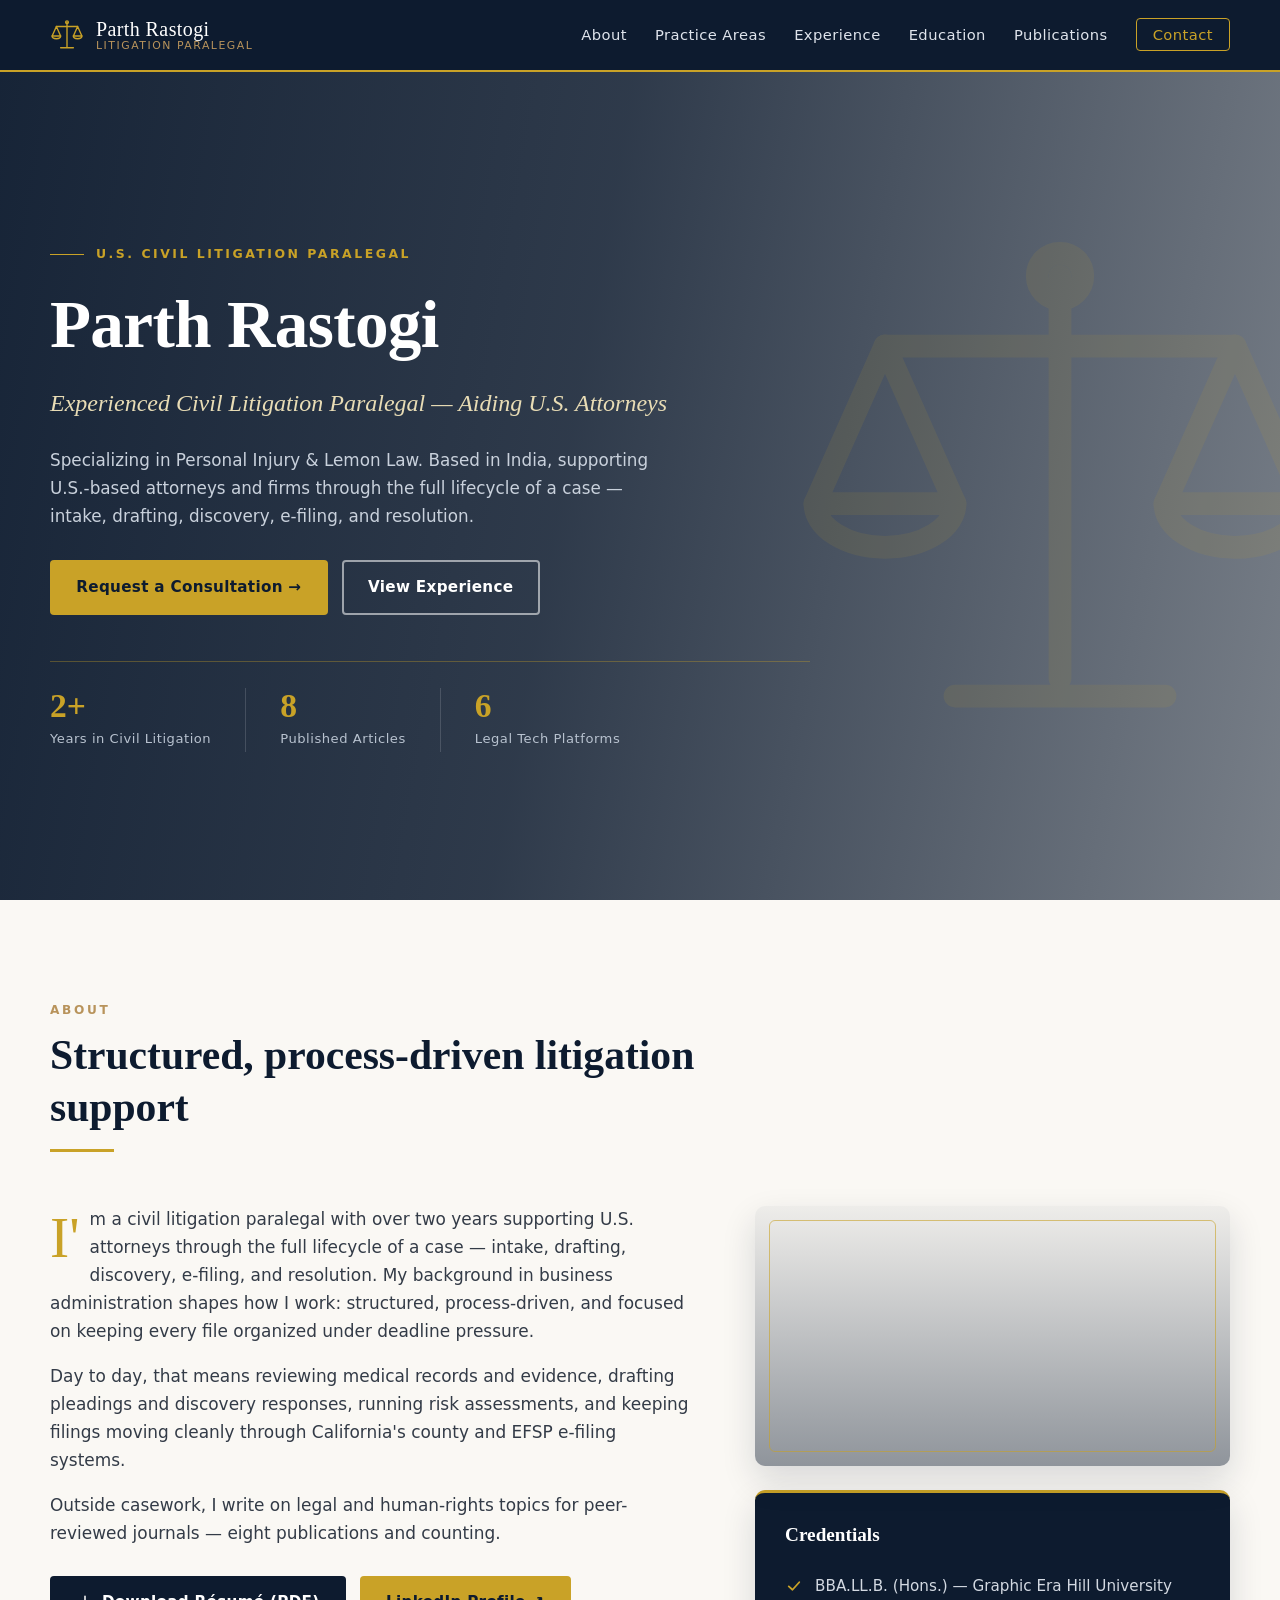
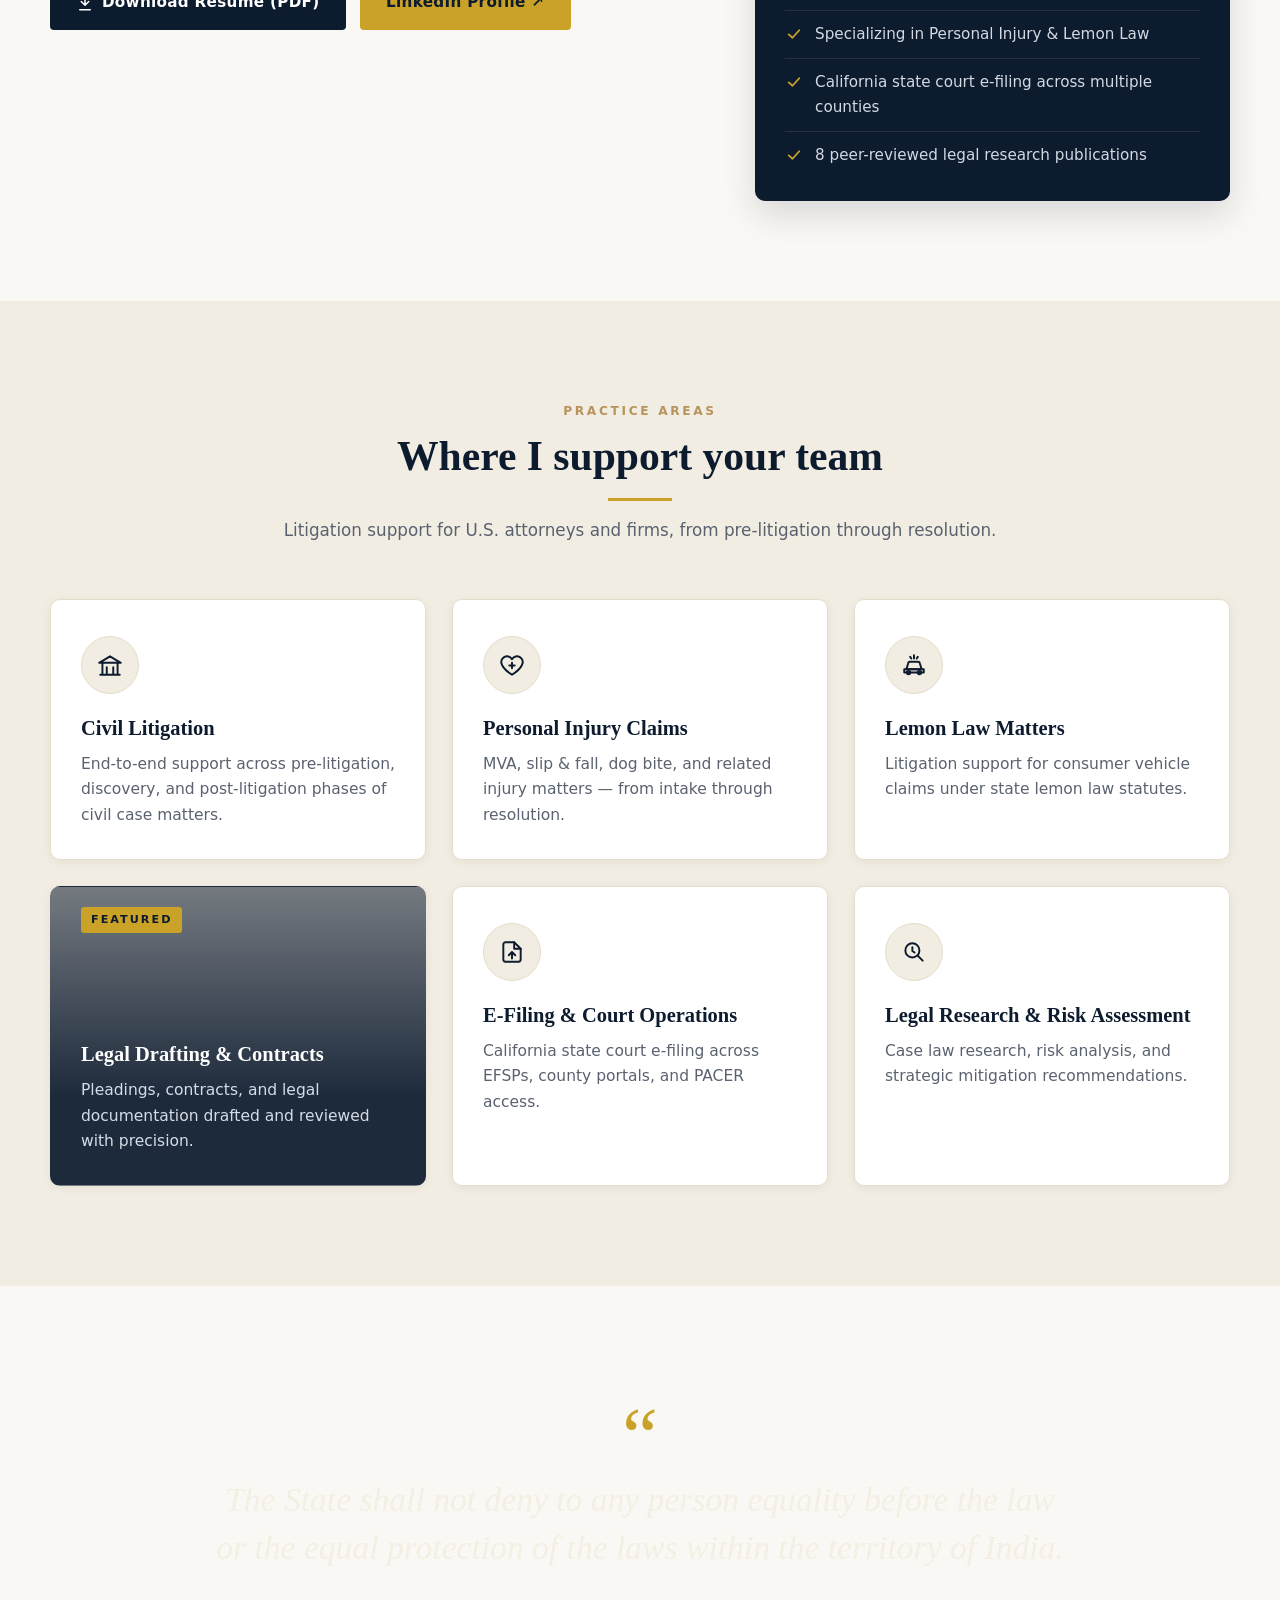
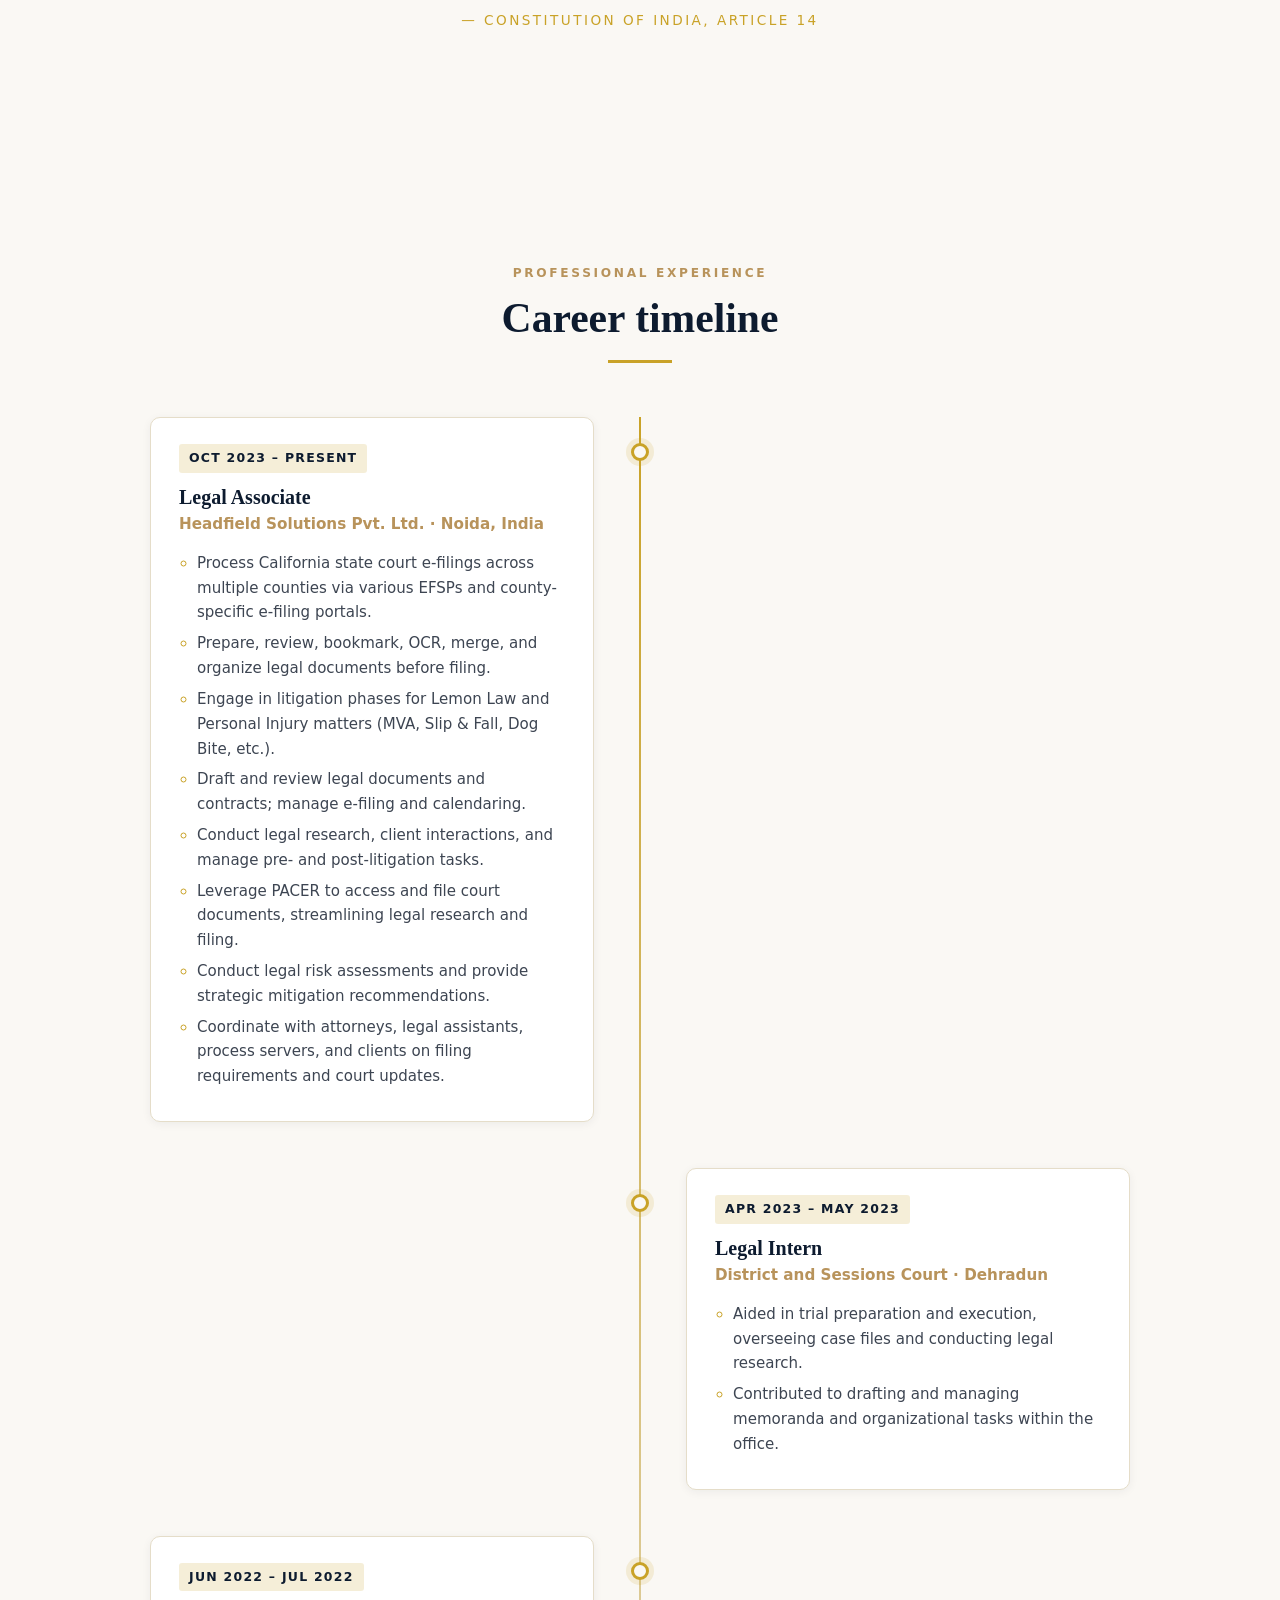
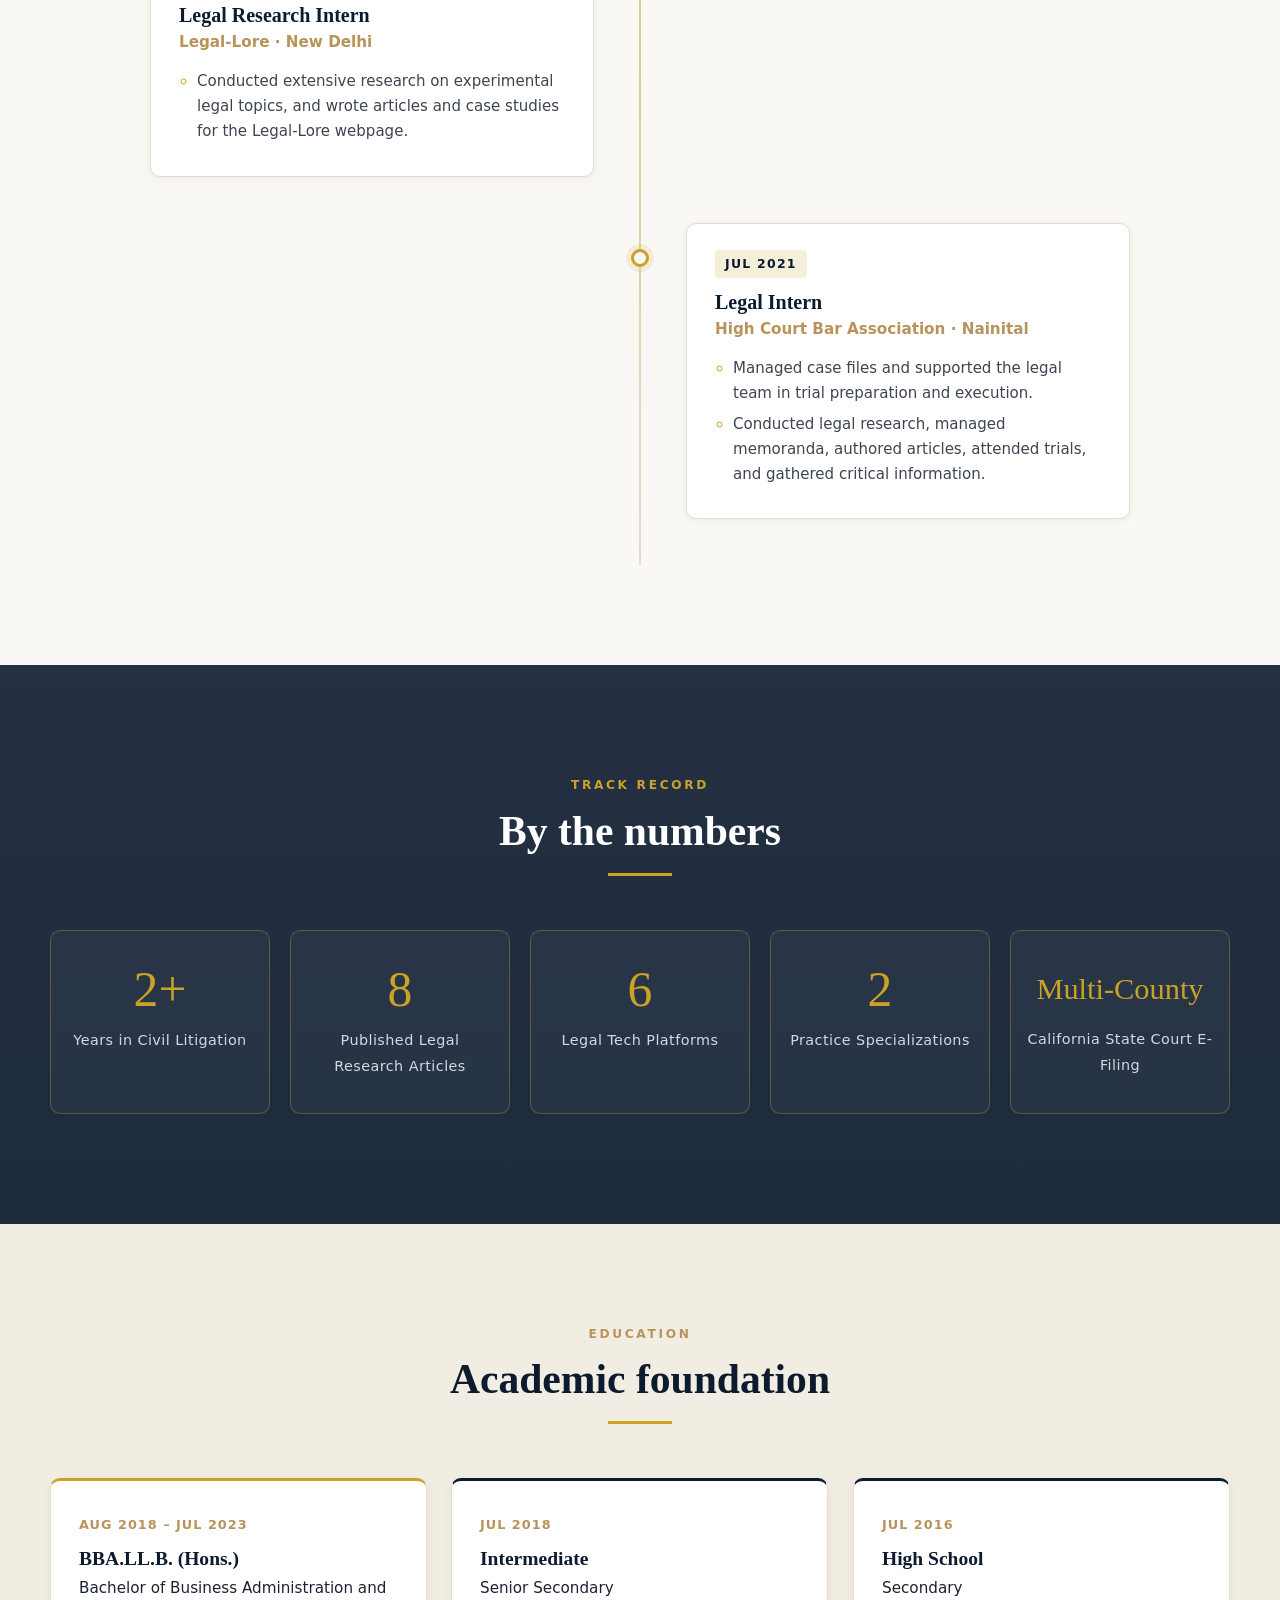
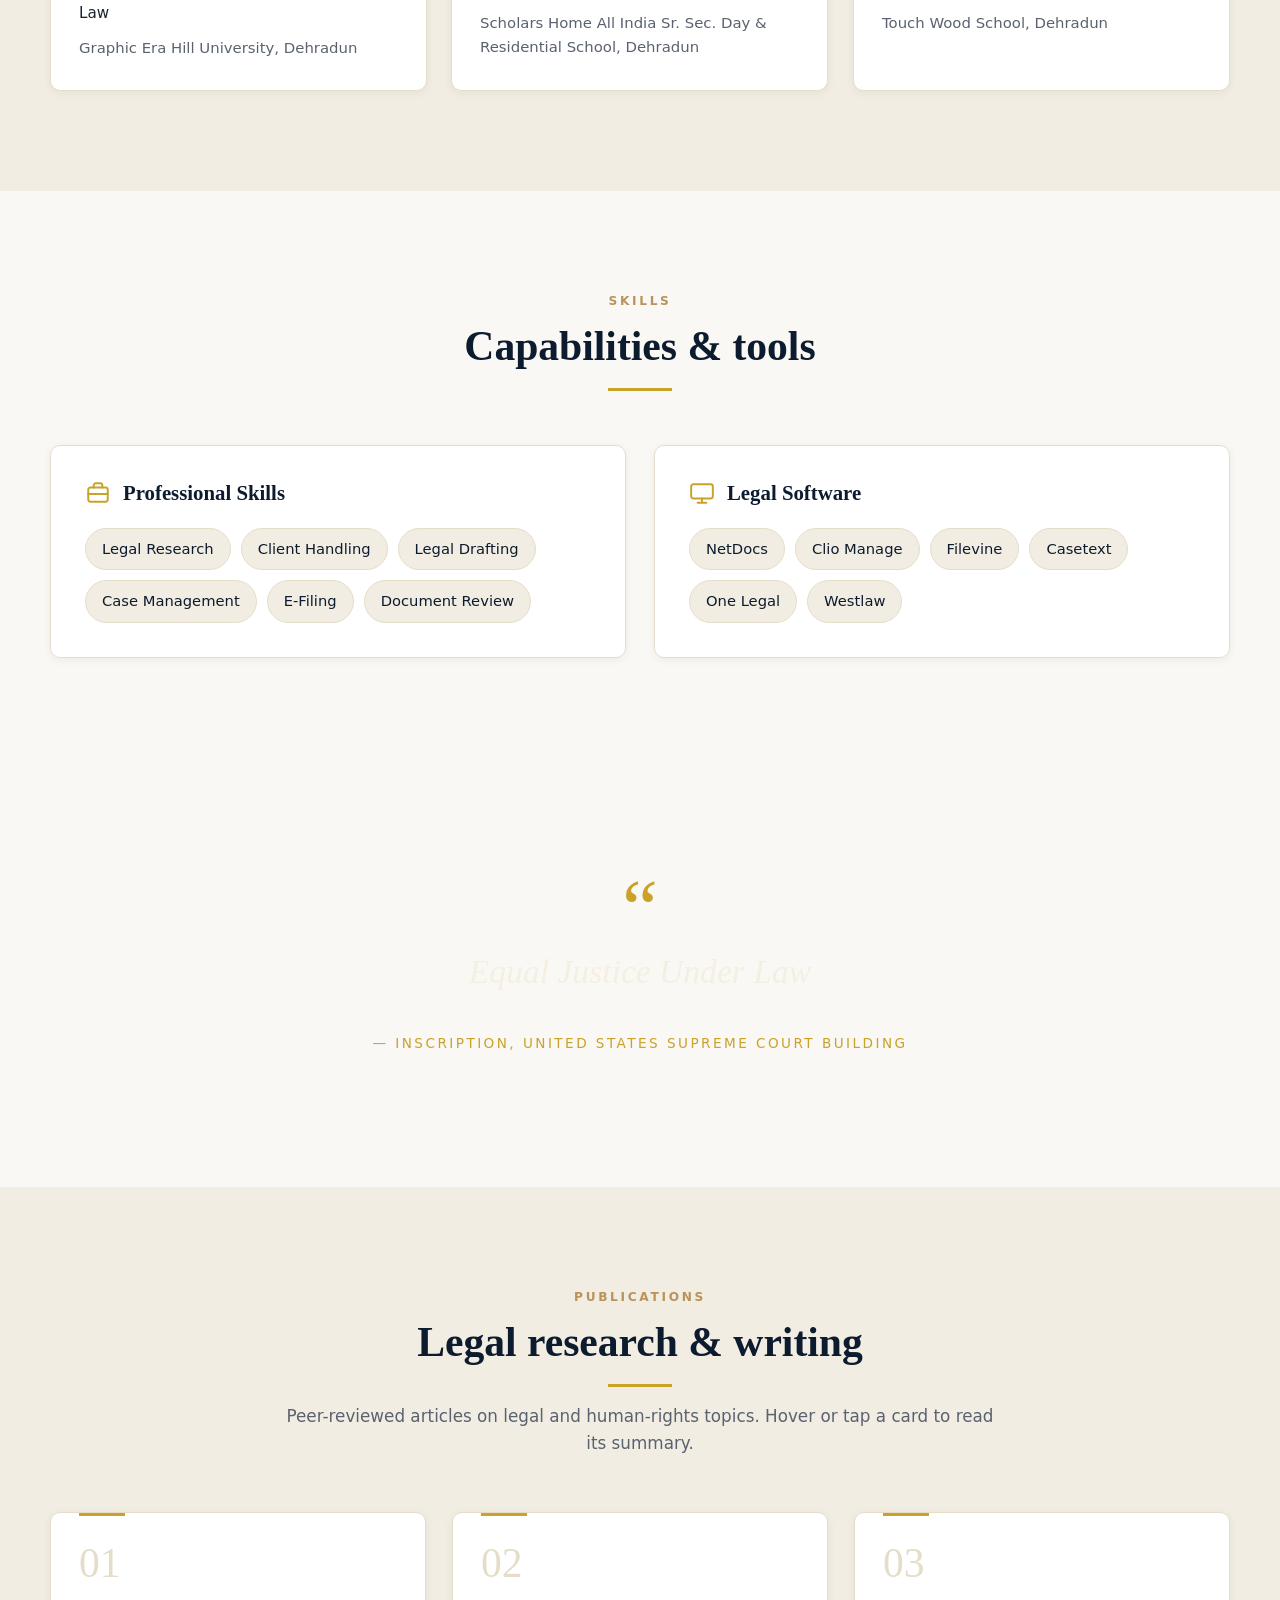
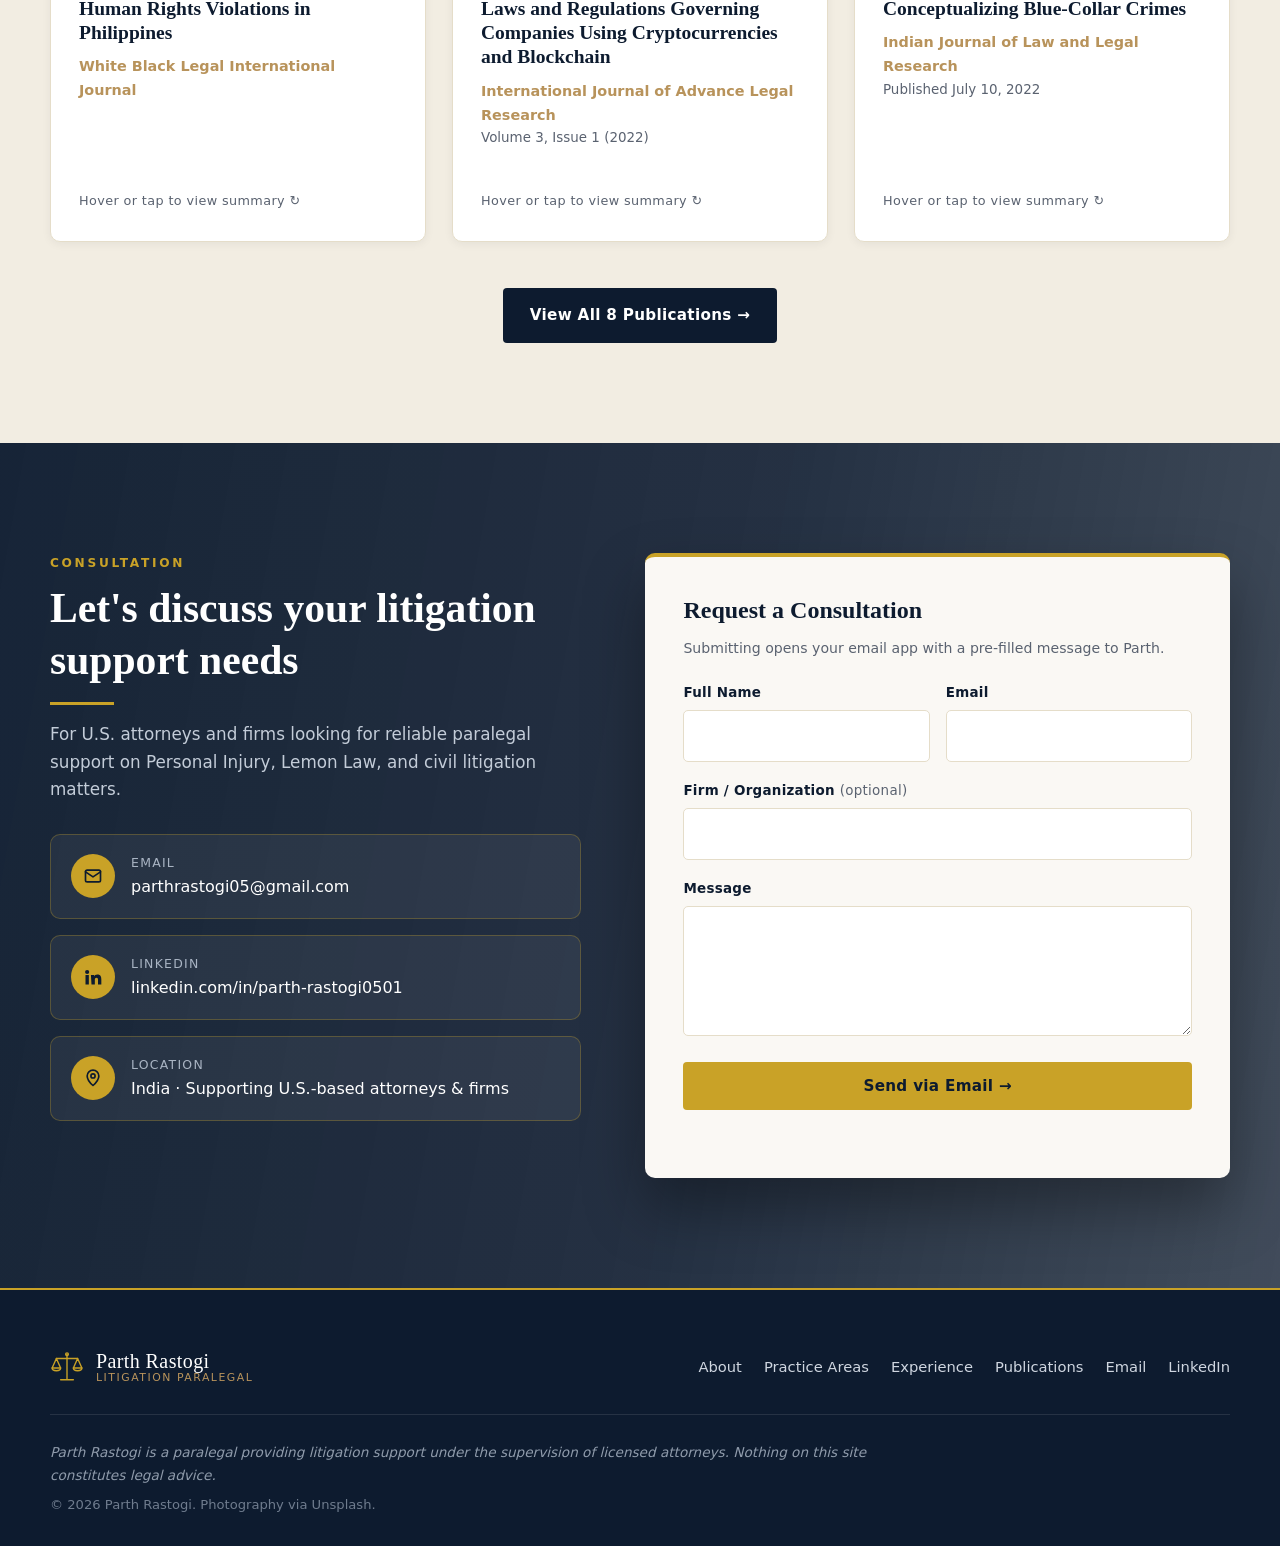
<file: index.html>
<!DOCTYPE html>
<html lang="en">
<head>
  <meta charset="UTF-8">
  <meta name="viewport" content="width=device-width, initial-scale=1">
  <title>Parth Rastogi — U.S. Civil Litigation Paralegal</title>
  <meta name="description" content="Parth Rastogi — civil litigation paralegal supporting U.S. attorneys in Personal Injury and Lemon Law matters: drafting, discovery, California e-filing, and legal research.">
  <meta name="theme-color" content="#0d1b2f">
  <meta property="og:title" content="Parth Rastogi — U.S. Civil Litigation Paralegal">
  <meta property="og:description" content="Litigation support for U.S. attorneys — Personal Injury & Lemon Law.">
  <link rel="icon" href="data:image/svg+xml,%3Csvg xmlns='http://www.w3.org/2000/svg' viewBox='0 0 64 64'%3E%3Crect width='64' height='64' rx='12' fill='%230d1b2f'/%3E%3Cg fill='none' stroke='%23c9a227' stroke-width='3' stroke-linecap='round' stroke-linejoin='round'%3E%3Cpath d='M32 12v40M20 52h24M14 20h36M14 20l-7 16h14zM50 20l-7 16h14z'/%3E%3C/g%3E%3C/svg%3E">
  <link rel="preconnect" href="https://images.unsplash.com">
  <link rel="stylesheet" href="style.css">
</head>
<body>
  <a class="skip-link" href="#main">Skip to content</a>

  <!-- Reusable SVG symbols -->
  <svg width="0" height="0" style="position:absolute" aria-hidden="true">
    <symbol id="i-scales" viewBox="0 0 64 64"><g fill="none" stroke="currentColor" stroke-width="2.6" stroke-linecap="round" stroke-linejoin="round"><path d="M32 8v46"/><circle cx="32" cy="8" r="2.6"/><path d="M20 56h24"/><path d="M12 16h40"/><path d="M12 16 4 34h16z"/><path d="M4 34a8 5 0 0 0 16 0"/><path d="M52 16l-8 18h16z"/><path d="M44 34a8 5 0 0 0 16 0"/></g></symbol>
    <symbol id="i-check" viewBox="0 0 24 24"><path fill="none" stroke="currentColor" stroke-width="2.4" stroke-linecap="round" stroke-linejoin="round" d="M5 12.5 10 17 19 7"/></symbol>
  </svg>

  <header class="navbar">
    <div class="container nav-inner">
      <a href="index.html" class="logo" aria-label="Parth Rastogi — home">
        <svg aria-hidden="true"><use href="#i-scales"/></svg>
        <span class="logo-text">Parth Rastogi<small>Litigation Paralegal</small></span>
      </a>
      <button class="nav-toggle" aria-label="Open menu" aria-expanded="false" aria-controls="nav-links"><span></span><span></span><span></span></button>
      <ul class="nav-links" id="nav-links">
        <li><a href="#about">About</a></li>
        <li><a href="#practice">Practice Areas</a></li>
        <li><a href="#experience">Experience</a></li>
        <li><a href="#education">Education</a></li>
        <li><a href="#publications">Publications</a></li>
        <li><a href="#contact" class="nav-cta">Contact</a></li>
      </ul>
    </div>
  </header>
  <div class="nav-backdrop"></div>

  <main id="main">
    <!-- HERO -->
    <section class="hero parallax-bg" id="home">
      <svg class="hero-watermark" aria-hidden="true"><use href="#i-scales"/></svg>
      <div class="container">
        <div class="hero-content hero-enter">
          <span class="eyebrow">U.S. Civil Litigation Paralegal</span>
          <h1>Parth Rastogi</h1>
          <p class="hero-title">Experienced Civil Litigation Paralegal — Aiding U.S. Attorneys</p>
          <p class="hero-sub">Specializing in Personal Injury &amp; Lemon Law. Based in India, supporting U.S.-based attorneys and firms through the full lifecycle of a case — intake, drafting, discovery, e-filing, and resolution.</p>
          <div class="hero-actions">
            <a href="#contact" class="btn btn-gold">Request a Consultation →</a>
            <a href="#experience" class="btn btn-outline">View Experience</a>
          </div>
          <div class="hero-stats">
            <div class="hero-stat"><strong>2+</strong><span>Years in Civil Litigation</span></div>
            <div class="hero-stat"><strong>8</strong><span>Published Articles</span></div>
            <div class="hero-stat"><strong>6</strong><span>Legal Tech Platforms</span></div>
          </div>
        </div>
      </div>
    </section>

    <!-- ABOUT -->
    <section class="section" id="about">
      <div class="container">
        <div class="section-head reveal-up">
          <span class="section-label">About</span>
          <h2 class="section-title">Structured, process-driven litigation support</h2>
        </div>
        <div class="about-grid">
          <div class="about-text reveal-up">
            <p>I'm a civil litigation paralegal with over two years supporting U.S. attorneys through the full lifecycle of a case — intake, drafting, discovery, e-filing, and resolution. My background in business administration shapes how I work: structured, process-driven, and focused on keeping every file organized under deadline pressure.</p>
            <p>Day to day, that means reviewing medical records and evidence, drafting pleadings and discovery responses, running risk assessments, and keeping filings moving cleanly through California's county and EFSP e-filing systems.</p>
            <p>Outside casework, I write on legal and human-rights topics for peer-reviewed journals — eight publications and counting.</p>
            <div class="about-actions">
              <a href="Parth_Rastogi_Resume.pdf" class="btn btn-navy" download>
                <svg width="18" height="18" viewBox="0 0 24 24" fill="none" stroke="currentColor" stroke-width="2" stroke-linecap="round" stroke-linejoin="round" aria-hidden="true"><path d="M12 3v12M7 10l5 5 5-5M5 21h14"/></svg>
                Download Résumé (PDF)
              </a>
              <a href="https://www.linkedin.com/in/parth-rastogi0501/" target="_blank" rel="noopener" class="btn btn-gold">LinkedIn Profile ↗</a>
            </div>
          </div>
          <aside class="about-aside reveal-up">
            <div class="about-photo" role="img" aria-label="Law books on a library shelf"></div>
            <div class="cred-card">
              <h3>Credentials</h3>
              <ul class="cred-list">
                <li><svg><use href="#i-check"/></svg>BBA.LL.B. (Hons.) — Graphic Era Hill University</li>
                <li><svg><use href="#i-check"/></svg>Specializing in Personal Injury &amp; Lemon Law</li>
                <li><svg><use href="#i-check"/></svg>California state court e-filing across multiple counties</li>
                <li><svg><use href="#i-check"/></svg>8 peer-reviewed legal research publications</li>
              </ul>
            </div>
          </aside>
        </div>
      </div>
    </section>

    <!-- PRACTICE AREAS -->
    <section class="section tinted" id="practice">
      <div class="container">
        <div class="section-head center reveal-up">
          <span class="section-label">Practice Areas</span>
          <h2 class="section-title">Where I support your team</h2>
          <p class="section-intro">Litigation support for U.S. attorneys and firms, from pre-litigation through resolution.</p>
        </div>
        <div class="practice-grid" data-stagger>
          <article class="practice-card">
            <div class="practice-icon"><svg viewBox="0 0 24 24" fill="none" stroke="currentColor" stroke-width="1.8" stroke-linecap="round" stroke-linejoin="round"><path d="M3 21h18M5 21V10M19 21V10M9 21v-7M15 21v-7M2 10l10-6 10 6z"/></svg></div>
            <h3>Civil Litigation</h3>
            <p>End-to-end support across pre-litigation, discovery, and post-litigation phases of civil case matters.</p>
          </article>
          <article class="practice-card">
            <div class="practice-icon"><svg viewBox="0 0 24 24" fill="none" stroke="currentColor" stroke-width="1.8" stroke-linecap="round" stroke-linejoin="round"><path d="M12 21s-7-4.4-9.2-9A5.2 5.2 0 0 1 12 6.6 5.2 5.2 0 0 1 21.2 12C19 16.6 12 21 12 21z"/><path d="M12 10v5M9.5 12.5h5"/></svg></div>
            <h3>Personal Injury Claims</h3>
            <p>MVA, slip &amp; fall, dog bite, and related injury matters — from intake through resolution.</p>
          </article>
          <article class="practice-card">
            <div class="practice-icon"><svg viewBox="0 0 24 24" fill="none" stroke="currentColor" stroke-width="1.8" stroke-linecap="round" stroke-linejoin="round"><path d="M5 16h14l-1.5-5.2A2 2 0 0 0 15.6 9H8.4a2 2 0 0 0-1.9 1.8z"/><path d="M3 16h18v3H3z"/><circle cx="7" cy="19" r="1.6"/><circle cx="17" cy="19" r="1.6"/><path d="M12 3v3M8.5 4.5l1 1.5M15.5 4.5l-1 1.5"/></svg></div>
            <h3>Lemon Law Matters</h3>
            <p>Litigation support for consumer vehicle claims under state lemon law statutes.</p>
          </article>
          <article class="practice-card featured">
            <span class="badge">Featured</span>
            <h3>Legal Drafting &amp; Contracts</h3>
            <p>Pleadings, contracts, and legal documentation drafted and reviewed with precision.</p>
          </article>
          <article class="practice-card">
            <div class="practice-icon"><svg viewBox="0 0 24 24" fill="none" stroke="currentColor" stroke-width="1.8" stroke-linecap="round" stroke-linejoin="round"><path d="M14 3H6a2 2 0 0 0-2 2v14a2 2 0 0 0 2 2h12a2 2 0 0 0 2-2V9z"/><path d="M14 3v6h6"/><path d="M12 18v-6M9 15l3-3 3 3"/></svg></div>
            <h3>E-Filing &amp; Court Operations</h3>
            <p>California state court e-filing across EFSPs, county portals, and PACER access.</p>
          </article>
          <article class="practice-card">
            <div class="practice-icon"><svg viewBox="0 0 24 24" fill="none" stroke="currentColor" stroke-width="1.8" stroke-linecap="round" stroke-linejoin="round"><circle cx="10.5" cy="10.5" r="6.5"/><path d="m20 20-4.5-4.5"/><path d="M10.5 7.5v3.5l2 1.5"/></svg></div>
            <h3>Legal Research &amp; Risk Assessment</h3>
            <p>Case law research, risk analysis, and strategic mitigation recommendations.</p>
          </article>
        </div>
      </div>
    </section>

    <!-- QUOTE 1 -->
    <section class="quote-banner justice parallax-bg" aria-label="Quotation">
      <div class="container reveal-up">
        <blockquote>
          <span class="qmark" aria-hidden="true">“</span>
          <p>The State shall not deny to any person equality before the law or the equal protection of the laws within the territory of India.</p>
          <cite>— Constitution of India, Article 14</cite>
        </blockquote>
      </div>
    </section>

    <!-- EXPERIENCE -->
    <section class="section" id="experience">
      <div class="container">
        <div class="section-head center reveal-up">
          <span class="section-label">Professional Experience</span>
          <h2 class="section-title">Career timeline</h2>
        </div>
        <ol class="timeline" data-stagger>
          <li class="tl-item">
            <div class="tl-card">
              <span class="tl-date">Oct 2023 – Present</span>
              <h3>Legal Associate</h3>
              <div class="tl-org">Headfield Solutions Pvt. Ltd. · Noida, India</div>
              <ul>
                <li>Process California state court e-filings across multiple counties via various EFSPs and county-specific e-filing portals.</li>
                <li>Prepare, review, bookmark, OCR, merge, and organize legal documents before filing.</li>
                <li>Engage in litigation phases for Lemon Law and Personal Injury matters (MVA, Slip &amp; Fall, Dog Bite, etc.).</li>
                <li>Draft and review legal documents and contracts; manage e-filing and calendaring.</li>
                <li>Conduct legal research, client interactions, and manage pre- and post-litigation tasks.</li>
                <li>Leverage PACER to access and file court documents, streamlining legal research and filing.</li>
                <li>Conduct legal risk assessments and provide strategic mitigation recommendations.</li>
                <li>Coordinate with attorneys, legal assistants, process servers, and clients on filing requirements and court updates.</li>
              </ul>
            </div>
          </li>
          <li class="tl-item">
            <div class="tl-card">
              <span class="tl-date">Apr 2023 – May 2023</span>
              <h3>Legal Intern</h3>
              <div class="tl-org">District and Sessions Court · Dehradun</div>
              <ul>
                <li>Aided in trial preparation and execution, overseeing case files and conducting legal research.</li>
                <li>Contributed to drafting and managing memoranda and organizational tasks within the office.</li>
              </ul>
            </div>
          </li>
          <li class="tl-item">
            <div class="tl-card">
              <span class="tl-date">Jun 2022 – Jul 2022</span>
              <h3>Legal Research Intern</h3>
              <div class="tl-org">Legal-Lore · New Delhi</div>
              <ul>
                <li>Conducted extensive research on experimental legal topics, and wrote articles and case studies for the Legal-Lore webpage.</li>
              </ul>
            </div>
          </li>
          <li class="tl-item">
            <div class="tl-card">
              <span class="tl-date">Jul 2021</span>
              <h3>Legal Intern</h3>
              <div class="tl-org">High Court Bar Association · Nainital</div>
              <ul>
                <li>Managed case files and supported the legal team in trial preparation and execution.</li>
                <li>Conducted legal research, managed memoranda, authored articles, attended trials, and gathered critical information.</li>
              </ul>
            </div>
          </li>
        </ol>
      </div>
    </section>

    <!-- STATS -->
    <section class="stats" id="track-record">
      <div class="container">
        <div class="section-head center reveal-up">
          <span class="section-label">Track Record</span>
          <h2 class="section-title">By the numbers</h2>
        </div>
        <div class="stats-grid" data-stagger>
          <div class="stat-card"><span class="stat-num" data-count="2" data-suffix="+">0</span><span class="stat-label">Years in Civil Litigation</span></div>
          <div class="stat-card"><span class="stat-num" data-count="8">0</span><span class="stat-label">Published Legal Research Articles</span></div>
          <div class="stat-card"><span class="stat-num" data-count="6">0</span><span class="stat-label">Legal Tech Platforms</span></div>
          <div class="stat-card"><span class="stat-num" data-count="2">0</span><span class="stat-label">Practice Specializations</span></div>
          <div class="stat-card"><span class="stat-num text">Multi-County</span><span class="stat-label">California State Court E-Filing</span></div>
        </div>
      </div>
    </section>

    <!-- EDUCATION -->
    <section class="section tinted" id="education">
      <div class="container">
        <div class="section-head center reveal-up">
          <span class="section-label">Education</span>
          <h2 class="section-title">Academic foundation</h2>
        </div>
        <div class="edu-grid" data-stagger>
          <article class="edu-card primary">
            <span class="edu-date">Aug 2018 – Jul 2023</span>
            <h3>BBA.LL.B. (Hons.)</h3>
            <p class="edu-deg">Bachelor of Business Administration and Law</p>
            <p class="edu-school">Graphic Era Hill University, Dehradun</p>
          </article>
          <article class="edu-card">
            <span class="edu-date">Jul 2018</span>
            <h3>Intermediate</h3>
            <p class="edu-deg">Senior Secondary</p>
            <p class="edu-school">Scholars Home All India Sr. Sec. Day &amp; Residential School, Dehradun</p>
          </article>
          <article class="edu-card">
            <span class="edu-date">Jul 2016</span>
            <h3>High School</h3>
            <p class="edu-deg">Secondary</p>
            <p class="edu-school">Touch Wood School, Dehradun</p>
          </article>
        </div>
      </div>
    </section>

    <!-- SKILLS -->
    <section class="section" id="skills">
      <div class="container">
        <div class="section-head center reveal-up">
          <span class="section-label">Skills</span>
          <h2 class="section-title">Capabilities &amp; tools</h2>
        </div>
        <div class="skills-grid" data-stagger>
          <article class="skill-card">
            <h3><svg viewBox="0 0 24 24" fill="none" stroke="currentColor" stroke-width="1.8" stroke-linecap="round" stroke-linejoin="round"><rect x="3" y="7" width="18" height="13" rx="2"/><path d="M8 7V5a2 2 0 0 1 2-2h4a2 2 0 0 1 2 2v2M3 13h18"/></svg>Professional Skills</h3>
            <ul class="chips">
              <li>Legal Research</li><li>Client Handling</li><li>Legal Drafting</li><li>Case Management</li><li>E-Filing</li><li>Document Review</li>
            </ul>
          </article>
          <article class="skill-card">
            <h3><svg viewBox="0 0 24 24" fill="none" stroke="currentColor" stroke-width="1.8" stroke-linecap="round" stroke-linejoin="round"><rect x="2" y="4" width="20" height="13" rx="2"/><path d="M8 21h8M12 17v4"/></svg>Legal Software</h3>
            <ul class="chips">
              <li>NetDocs</li><li>Clio Manage</li><li>Filevine</li><li>Casetext</li><li>One Legal</li><li>Westlaw</li>
            </ul>
          </article>
        </div>
      </div>
    </section>

    <!-- QUOTE 2 -->
    <section class="quote-banner gavels parallax-bg" aria-label="Quotation">
      <div class="container reveal-up">
        <blockquote>
          <span class="qmark" aria-hidden="true">“</span>
          <p>Equal Justice Under Law</p>
          <cite>— Inscription, United States Supreme Court Building</cite>
        </blockquote>
      </div>
    </section>

    <!-- PUBLICATIONS PREVIEW -->
    <section class="section tinted" id="publications">
      <div class="container">
        <div class="section-head center reveal-up">
          <span class="section-label">Publications</span>
          <h2 class="section-title">Legal research &amp; writing</h2>
          <p class="section-intro">Peer-reviewed articles on legal and human-rights topics. Hover or tap a card to read its summary.</p>
        </div>
        <div class="pub-grid" id="pub-preview" data-pub-limit="3" data-stagger></div>
        <div class="pub-more reveal-up">
          <a href="publications.html" class="btn btn-navy" id="pub-all-link">View All Publications →</a>
        </div>
      </div>
    </section>

    <!-- CONSULTATION -->
    <section class="consult" id="contact">
      <div class="container consult-grid">
        <div class="reveal-up">
          <span class="section-label">Consultation</span>
          <h2 class="section-title">Let's discuss your litigation support needs</h2>
          <p class="section-intro">For U.S. attorneys and firms looking for reliable paralegal support on Personal Injury, Lemon Law, and civil litigation matters.</p>
          <div class="contact-cards">
            <a class="contact-card" href="mailto:parthrastogi05@gmail.com">
              <span class="ci"><svg viewBox="0 0 24 24" fill="none" stroke="currentColor" stroke-width="2" stroke-linecap="round" stroke-linejoin="round"><rect x="3" y="5" width="18" height="14" rx="2"/><path d="m3 7 9 6 9-6"/></svg></span>
              <div><small>Email</small><span>parthrastogi05@gmail.com</span></div>
            </a>
            <a class="contact-card" href="https://www.linkedin.com/in/parth-rastogi0501/" target="_blank" rel="noopener">
              <span class="ci"><svg viewBox="0 0 24 24" fill="currentColor"><path d="M4.98 3.5a2.5 2.5 0 1 1 0 5 2.5 2.5 0 0 1 0-5zM3 9.5h4V21H3zM9.5 9.5h3.8v1.6h.1c.5-1 1.8-2 3.8-2 4 0 4.8 2.6 4.8 6V21h-4v-5.2c0-1.3 0-2.9-1.8-2.9s-2 1.4-2 2.8V21h-4z"/></svg></span>
              <div><small>LinkedIn</small><span>linkedin.com/in/parth-rastogi0501</span></div>
            </a>
            <div class="contact-card">
              <span class="ci"><svg viewBox="0 0 24 24" fill="none" stroke="currentColor" stroke-width="2" stroke-linecap="round" stroke-linejoin="round"><path d="M12 21s-7-6.2-7-11.5a7 7 0 0 1 14 0C19 14.8 12 21 12 21z"/><circle cx="12" cy="9.5" r="2.5"/></svg></span>
              <div><small>Location</small><span>India · Supporting U.S.-based attorneys &amp; firms</span></div>
            </div>
          </div>
        </div>
        <form class="consult-form reveal-up" id="consult-form" novalidate>
          <h3>Request a Consultation</h3>
          <p class="form-note">Submitting opens your email app with a pre-filled message to Parth.</p>
          <div class="form-row">
            <div class="field"><label for="f-name">Full Name</label><input id="f-name" name="name" type="text" autocomplete="name" required></div>
            <div class="field"><label for="f-email">Email</label><input id="f-email" name="email" type="email" autocomplete="email" required></div>
          </div>
          <div class="field"><label for="f-firm">Firm / Organization <span class="opt">(optional)</span></label><input id="f-firm" name="firm" type="text" autocomplete="organization"></div>
          <div class="field"><label for="f-msg">Message</label><textarea id="f-msg" name="message" required></textarea></div>
          <button type="submit" class="btn btn-gold">Send via Email →</button>
          <p class="form-status" id="form-status" role="status" aria-live="polite"></p>
        </form>
      </div>
    </section>
  </main>

  <footer class="footer">
    <div class="container">
      <div class="footer-top">
        <a href="index.html" class="logo" aria-label="Parth Rastogi — home">
          <svg aria-hidden="true"><use href="#i-scales"/></svg>
          <span class="logo-text">Parth Rastogi<small>Litigation Paralegal</small></span>
        </a>
        <ul class="footer-links">
          <li><a href="#about">About</a></li>
          <li><a href="#practice">Practice Areas</a></li>
          <li><a href="#experience">Experience</a></li>
          <li><a href="publications.html">Publications</a></li>
          <li><a href="mailto:parthrastogi05@gmail.com">Email</a></li>
          <li><a href="https://www.linkedin.com/in/parth-rastogi0501/" target="_blank" rel="noopener">LinkedIn</a></li>
        </ul>
      </div>
      <p class="disclaimer">Parth Rastogi is a paralegal providing litigation support under the supervision of licensed attorneys. Nothing on this site constitutes legal advice.</p>
      <p class="copyright">© <span class="year">2026</span> Parth Rastogi. Photography via Unsplash.</p>
    </div>
  </footer>

  <script src="publications-data.js"></script>
  <script src="script.js"></script>
</body>
</html>
</file>
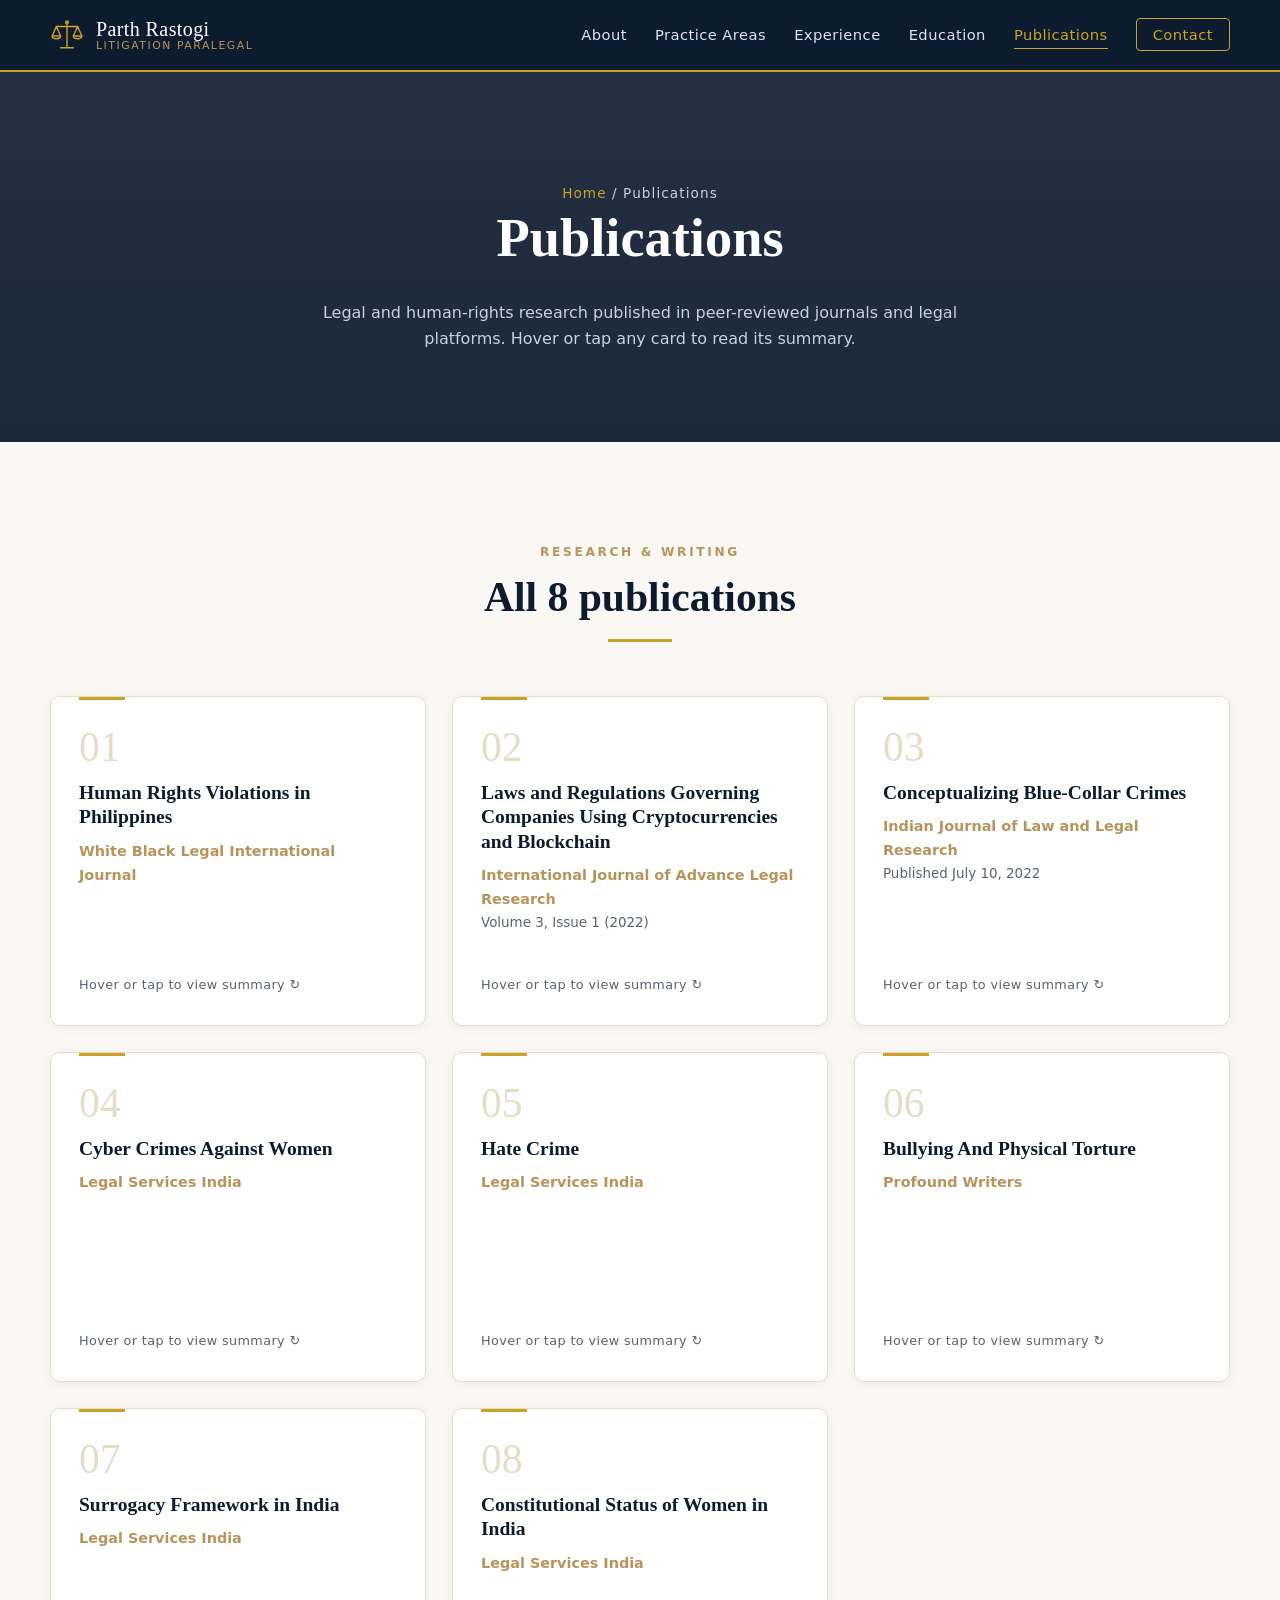
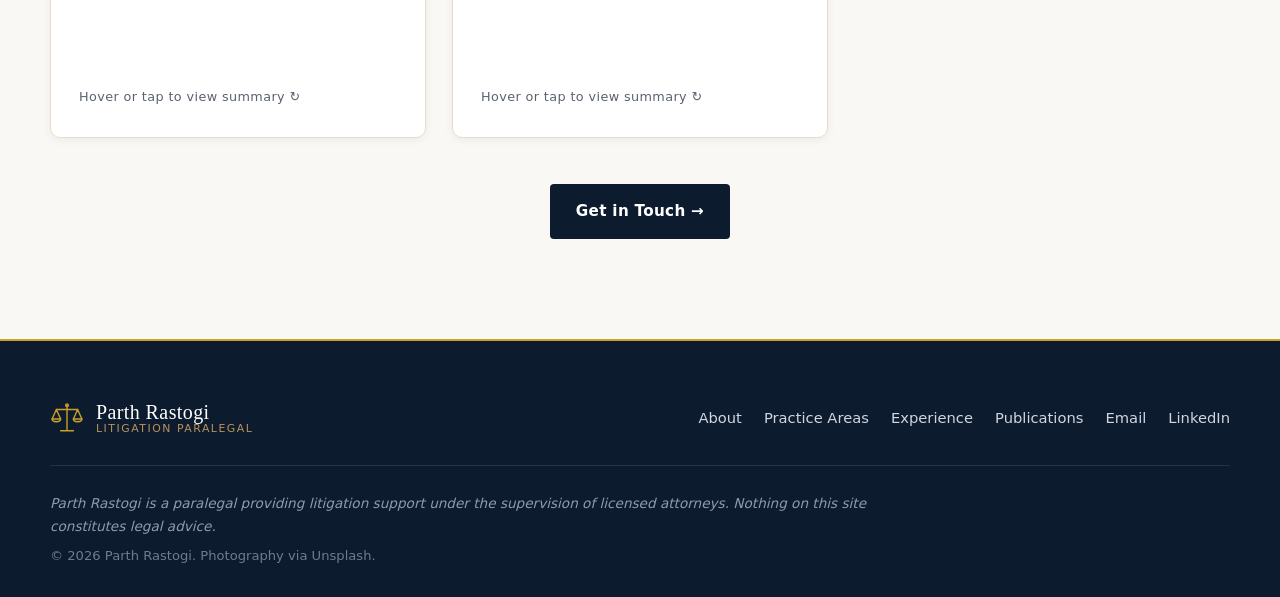
<file: publications.html>
<!DOCTYPE html>
<html lang="en">
<head>
  <meta charset="UTF-8">
  <meta name="viewport" content="width=device-width, initial-scale=1">
  <title>Publications — Parth Rastogi</title>
  <meta name="description" content="Parth Rastogi — civil litigation paralegal supporting U.S. attorneys in Personal Injury and Lemon Law matters: drafting, discovery, California e-filing, and legal research.">
  <meta name="theme-color" content="#0d1b2f">
  <meta property="og:title" content="Parth Rastogi — U.S. Civil Litigation Paralegal">
  <meta property="og:description" content="Litigation support for U.S. attorneys — Personal Injury & Lemon Law.">
  <link rel="icon" href="data:image/svg+xml,%3Csvg xmlns='http://www.w3.org/2000/svg' viewBox='0 0 64 64'%3E%3Crect width='64' height='64' rx='12' fill='%230d1b2f'/%3E%3Cg fill='none' stroke='%23c9a227' stroke-width='3' stroke-linecap='round' stroke-linejoin='round'%3E%3Cpath d='M32 12v40M20 52h24M14 20h36M14 20l-7 16h14zM50 20l-7 16h14z'/%3E%3C/g%3E%3C/svg%3E">
  <link rel="preconnect" href="https://images.unsplash.com">
  <link rel="stylesheet" href="style.css">
</head>
<body>
  <a class="skip-link" href="#main">Skip to content</a>

  <!-- Reusable SVG symbols -->
  <svg width="0" height="0" style="position:absolute" aria-hidden="true">
    <symbol id="i-scales" viewBox="0 0 64 64"><g fill="none" stroke="currentColor" stroke-width="2.6" stroke-linecap="round" stroke-linejoin="round"><path d="M32 8v46"/><circle cx="32" cy="8" r="2.6"/><path d="M20 56h24"/><path d="M12 16h40"/><path d="M12 16 4 34h16z"/><path d="M4 34a8 5 0 0 0 16 0"/><path d="M52 16l-8 18h16z"/><path d="M44 34a8 5 0 0 0 16 0"/></g></symbol>
    <symbol id="i-check" viewBox="0 0 24 24"><path fill="none" stroke="currentColor" stroke-width="2.4" stroke-linecap="round" stroke-linejoin="round" d="M5 12.5 10 17 19 7"/></symbol>
  </svg>

  <header class="navbar">
    <div class="container nav-inner">
      <a href="index.html" class="logo" aria-label="Parth Rastogi — home">
        <svg aria-hidden="true"><use href="#i-scales"/></svg>
        <span class="logo-text">Parth Rastogi<small>Litigation Paralegal</small></span>
      </a>
      <button class="nav-toggle" aria-label="Open menu" aria-expanded="false" aria-controls="nav-links"><span></span><span></span><span></span></button>
      <ul class="nav-links" id="nav-links">
        <li><a href="index.html#about">About</a></li>
        <li><a href="index.html#practice">Practice Areas</a></li>
        <li><a href="index.html#experience">Experience</a></li>
        <li><a href="index.html#education">Education</a></li>
        <li><a href="publications.html" class="active" aria-current="page">Publications</a></li>
        <li><a href="index.html#contact" class="nav-cta">Contact</a></li>
      </ul>
    </div>
  </header>
  <div class="nav-backdrop"></div>

  <main id="main">
    <section class="pub-page-hero">
      <div class="container hero-enter">
        <p class="breadcrumb"><a href="index.html">Home</a> / Publications</p>
        <h1>Publications</h1>
        <p>Legal and human-rights research published in peer-reviewed journals and legal platforms. Hover or tap any card to read its summary.</p>
      </div>
    </section>

    <section class="section">
      <div class="container">
        <div class="section-head center reveal-up">
          <span class="section-label">Research &amp; Writing</span>
          <h2 class="section-title"><span id="pub-count">All</span> publications</h2>
        </div>
        <div class="pub-grid" id="pub-all" data-stagger></div>
        <div class="pub-more reveal-up">
          <a href="index.html#contact" class="btn btn-navy">Get in Touch →</a>
        </div>
      </div>
    </section>
  </main>

  <footer class="footer">
    <div class="container">
      <div class="footer-top">
        <a href="index.html" class="logo" aria-label="Parth Rastogi — home">
          <svg aria-hidden="true"><use href="#i-scales"/></svg>
          <span class="logo-text">Parth Rastogi<small>Litigation Paralegal</small></span>
        </a>
        <ul class="footer-links">
          <li><a href="index.html#about">About</a></li>
          <li><a href="index.html#practice">Practice Areas</a></li>
          <li><a href="index.html#experience">Experience</a></li>
          <li><a href="publications.html">Publications</a></li>
          <li><a href="mailto:parthrastogi05@gmail.com">Email</a></li>
          <li><a href="https://www.linkedin.com/in/parth-rastogi0501/" target="_blank" rel="noopener">LinkedIn</a></li>
        </ul>
      </div>
      <p class="disclaimer">Parth Rastogi is a paralegal providing litigation support under the supervision of licensed attorneys. Nothing on this site constitutes legal advice.</p>
      <p class="copyright">© <span class="year">2026</span> Parth Rastogi. Photography via Unsplash.</p>
    </div>
  </footer>

  <script src="publications-data.js"></script>
  <script src="script.js"></script>
</body>
</html>
</file>
<file: style.css>
/* ===== Parth Rastogi — Litigation Paralegal ===== */
:root {
  --navy: #0d1b2f;
  --navy-2: #16283f;
  --gold: #c9a227;
  --gold-2: #b8935b;
  --bg: #faf8f4;
  --bg-tint: #f2ede2;
  --surface: #ffffff;
  --border: #e5ddc9;
  --text: #1c2430;
  --muted: #5a6270;
  --serif: Georgia, "Times New Roman", serif;
  --sans: "Segoe UI", system-ui, -apple-system, Roboto, "Helvetica Neue", Arial, sans-serif;
  --shadow-sm: 0 2px 10px rgba(13, 27, 47, .06);
  --shadow-md: 0 14px 34px rgba(13, 27, 47, .14);
  --ease-out: cubic-bezier(.22, 1, .36, 1);
  --radius: 10px;

  /* Stock photography (Unsplash) */
  --img-hero: url("https://images.unsplash.com/photo-1564846824194-346b7871b855?auto=format&fit=crop&w=1920&q=75");
  --img-about: url("https://images.unsplash.com/photo-1619771699034-fec6b1aabde3?auto=format&fit=crop&w=1000&q=75");
  --img-justice: url("https://images.unsplash.com/photo-1590099543482-3b3d3083a474?auto=format&fit=crop&w=1920&q=75");
  --img-gavels: url("https://images.unsplash.com/photo-1575505586569-646b2ca898fc?auto=format&fit=crop&w=1920&q=75");
  --img-stats: url("https://images.unsplash.com/photo-1774898988393-5c752e4d55e9?auto=format&fit=crop&w=1920&q=75");
  --img-handshake: url("https://images.unsplash.com/photo-1681505531034-8d67054e07f6?auto=format&fit=crop&w=1920&q=75");
  --img-contract: url("https://images.unsplash.com/photo-1648712898089-4435bc87b587?auto=format&fit=crop&w=900&q=75");
}

*, *::before, *::after { box-sizing: border-box; }
html { scroll-behavior: smooth; scroll-padding-top: 80px; }
body {
  margin: 0;
  font-family: var(--sans);
  color: var(--text);
  background: var(--bg);
  line-height: 1.65;
  font-size: 16px;
  -webkit-font-smoothing: antialiased;
  overflow-x: hidden;
}
img { max-width: 100%; display: block; }
a { color: inherit; }
h1, h2, h3, h4 { font-family: var(--serif); font-weight: 600; line-height: 1.25; margin: 0 0 .5em; color: var(--navy); }
p { margin: 0 0 1em; }
.container { width: min(1180px, 100% - 40px); margin-inline: auto; }
.skip-link { position: absolute; left: -999px; top: 0; background: var(--gold); color: var(--navy); padding: 8px 14px; z-index: 999; }
.skip-link:focus { left: 10px; top: 10px; }

/* ===== Buttons ===== */
.btn {
  display: inline-flex; align-items: center; gap: .5em;
  padding: .85em 1.6em;
  border-radius: 4px;
  font-family: var(--sans); font-weight: 600; font-size: .95rem; letter-spacing: .02em;
  text-decoration: none; cursor: pointer; border: 2px solid transparent;
  transition: transform .25s var(--ease-out), box-shadow .25s, background .25s, color .25s, border-color .25s;
}
.btn-gold { background: var(--gold); color: var(--navy); }
.btn-gold:hover { background: #d8b23a; transform: translateY(-2px); box-shadow: 0 10px 22px rgba(201, 162, 39, .35); }
.btn-outline { border-color: rgba(255,255,255,.55); color: #fff; }
.btn-outline:hover { border-color: var(--gold); color: var(--gold); transform: translateY(-2px); }
.btn-navy { background: var(--navy); color: #fff; }
.btn-navy:hover { background: var(--navy-2); transform: translateY(-2px); box-shadow: var(--shadow-md); }
.btn:focus-visible, a:focus-visible, button:focus-visible, input:focus-visible, textarea:focus-visible { outline: 2px solid var(--gold); outline-offset: 3px; }

/* ===== Navbar ===== */
.navbar {
  position: sticky; top: 0; z-index: 100;
  background: var(--navy);
  border-bottom: 2px solid var(--gold);
}
.nav-inner { display: flex; align-items: center; justify-content: space-between; height: 70px; }
.logo { display: flex; align-items: center; gap: 12px; text-decoration: none; color: #fff; }
.logo svg { width: 34px; height: 34px; color: var(--gold); transform-origin: 50% 12%; animation: sway 6s ease-in-out infinite; }
.logo-text { font-family: var(--serif); font-size: 1.25rem; letter-spacing: .02em; line-height: 1.1; }
.logo-text small { display: block; font-family: var(--sans); font-size: .68rem; letter-spacing: .14em; text-transform: uppercase; color: var(--gold-2); }
@keyframes sway { 0%, 100% { transform: rotate(-4deg); } 50% { transform: rotate(4deg); } }

.nav-links { display: flex; align-items: center; gap: 28px; list-style: none; margin: 0; padding: 0; }
.nav-links a { color: #dfe4ec; text-decoration: none; font-size: .92rem; letter-spacing: .03em; position: relative; padding: 4px 0; transition: color .2s; }
.nav-links a::after { content: ""; position: absolute; left: 0; bottom: -2px; width: 100%; height: 1px; background: var(--gold); transform: scaleX(0); transform-origin: left; transition: transform .3s var(--ease-out); }
.nav-links a:hover, .nav-links a.active { color: var(--gold); }
.nav-links a:hover::after, .nav-links a.active::after { transform: scaleX(1); }
.nav-links .nav-cta { border: 1px solid var(--gold); color: var(--gold); padding: 7px 16px; border-radius: 4px; }
.nav-links .nav-cta::after { display: none; }
.nav-links .nav-cta:hover { background: var(--gold); color: var(--navy); }

.nav-toggle { display: none; background: none; border: 0; width: 44px; height: 44px; cursor: pointer; position: relative; z-index: 120; }
.nav-toggle span { display: block; width: 24px; height: 2px; background: #fff; margin: 5px auto; transition: transform .3s, opacity .3s; }
.nav-toggle[aria-expanded="true"] span:nth-child(1) { transform: translateY(7px) rotate(45deg); }
.nav-toggle[aria-expanded="true"] span:nth-child(2) { opacity: 0; }
.nav-toggle[aria-expanded="true"] span:nth-child(3) { transform: translateY(-7px) rotate(-45deg); }

@media (max-width: 899px) {
  .nav-toggle { display: block; }
  .nav-links {
    position: fixed; top: 0; right: 0; height: 100vh; height: 100dvh; width: min(320px, 82vw);
    flex-direction: column; align-items: flex-start; justify-content: flex-start; gap: 6px;
    padding: 96px 32px 32px;
    background: var(--navy); border-left: 2px solid var(--gold);
    transform: translateX(100%); transition: transform .4s var(--ease-out);
    box-shadow: -20px 0 40px rgba(0,0,0,.3);
  }
  .nav-links.open { transform: translateX(0); }
  .nav-links li { width: 100%; }
  .nav-links a { display: block; font-size: 1.05rem; padding: 12px 0; border-bottom: 1px solid rgba(255,255,255,.08); }
  .nav-links .nav-cta { margin-top: 16px; text-align: center; }
  .nav-backdrop { position: fixed; inset: 0; background: rgba(5, 12, 22, .55); opacity: 0; pointer-events: none; transition: opacity .3s; z-index: 90; }
  .nav-backdrop.show { opacity: 1; pointer-events: auto; }
}

/* ===== Hero ===== */
.hero {
  position: relative; overflow: hidden;
  min-height: calc(100vh - 72px);
  display: flex; align-items: center;
  color: #fff;
  background: linear-gradient(100deg, rgba(13,27,47,.96) 0%, rgba(13,27,47,.86) 45%, rgba(13,27,47,.55) 100%), var(--img-hero) center / cover no-repeat;
  padding: 90px 0 70px;
}
.hero-watermark {
  position: absolute; right: -60px; top: 50%;
  width: 560px; height: 560px; margin-top: -280px;
  color: var(--gold); opacity: .1; pointer-events: none;
  animation: drift 8s ease-in-out infinite;
}
@keyframes drift {
  0%, 100% { transform: translateY(0) rotate(-3deg); }
  50% { transform: translateY(-22px) rotate(3deg); }
}
.hero-content { position: relative; z-index: 2; max-width: 760px; }
.eyebrow { display: inline-block; font-size: .78rem; letter-spacing: .2em; text-transform: uppercase; color: var(--gold); margin-bottom: 18px; font-weight: 600; }
.eyebrow::before { content: ""; display: inline-block; width: 34px; height: 1px; background: var(--gold); vertical-align: middle; margin-right: 12px; }
.hero h1 { color: #fff; font-size: clamp(2.5rem, 6vw, 4.2rem); margin-bottom: .25em; letter-spacing: -.01em; }
.hero .hero-title { font-family: var(--serif); font-size: clamp(1.15rem, 2.3vw, 1.5rem); color: #e8dcb5; margin-bottom: 1em; font-style: italic; }
.hero .hero-sub { color: #c9d1dc; max-width: 600px; font-size: 1.05rem; }
.hero-actions { display: flex; flex-wrap: wrap; gap: 14px; margin: 30px 0 46px; }
.hero-stats { display: flex; flex-wrap: wrap; gap: 0; border-top: 1px solid rgba(201,162,39,.35); padding-top: 26px; }
.hero-stat { padding-right: 34px; margin-right: 34px; border-right: 1px solid rgba(255,255,255,.15); }
.hero-stat:last-child { border-right: 0; margin-right: 0; padding-right: 0; }
.hero-stat strong { display: block; font-family: var(--serif); font-size: 2.1rem; color: var(--gold); line-height: 1.1; }
.hero-stat span { font-size: .82rem; color: #b8c2cf; letter-spacing: .04em; }
.hero-enter > * { opacity: 0; transform: translateY(24px); animation: heroIn .9s var(--ease-out) forwards; }
.hero-enter > *:nth-child(2) { animation-delay: .12s; }
.hero-enter > *:nth-child(3) { animation-delay: .24s; }
.hero-enter > *:nth-child(4) { animation-delay: .36s; }
.hero-enter > *:nth-child(5) { animation-delay: .48s; }
.hero-enter > *:nth-child(6) { animation-delay: .6s; }
@keyframes heroIn { to { opacity: 1; transform: none; } }

/* Parallax — desktop only. Double-class selector beats the section's own background shorthand. */
@media (hover: hover) and (pointer: fine) {
  .hero.parallax-bg, .quote-banner.parallax-bg { background-attachment: fixed; }
}

/* ===== Sections ===== */
.section { padding: 100px 0; position: relative; }
.section.tinted { background: var(--bg-tint); }
.section-head { margin-bottom: 54px; max-width: 720px; }
.section-head.center { text-align: center; margin-inline: auto; }
.section-label { font-size: .76rem; letter-spacing: .22em; text-transform: uppercase; color: var(--gold-2); font-weight: 700; margin-bottom: 10px; display: block; }
.section-title { font-size: clamp(1.9rem, 3.6vw, 2.6rem); position: relative; padding-bottom: 18px; margin-bottom: 16px; }
.section-title::after {
  content: ""; position: absolute; left: 0; bottom: 0;
  width: 64px; height: 3px; background: var(--gold);
  transform: scaleX(0); transform-origin: left;
  transition: transform .9s var(--ease-out) .25s;
}
.section-head.center .section-title::after { left: 50%; margin-left: -32px; }
.reveal .section-title::after, .section-title.reveal::after { transform: scaleX(1); }
.section-intro { color: var(--muted); font-size: 1.05rem; }

/* Scroll reveal */
.reveal-up { opacity: 0; transform: translateY(30px); transition: opacity .8s var(--ease-out), transform .8s var(--ease-out); }
.reveal-up.reveal { opacity: 1; transform: none; }
[data-stagger] > * { opacity: 0; transform: translateY(28px); transition: opacity .7s var(--ease-out), transform .7s var(--ease-out); }
[data-stagger] > *.in { opacity: 1; transform: none; }
.timeline[data-stagger] > *:nth-child(odd) { transform: translateX(-46px); }
.timeline[data-stagger] > *:nth-child(even) { transform: translateX(46px); }
.timeline[data-stagger] > *.in { transform: none; }

/* ===== About ===== */
.about-grid { display: grid; grid-template-columns: 1.35fr 1fr; gap: 64px; align-items: start; }
.about-text p { color: #333b47; font-size: 1.06rem; }
.about-text p:first-of-type::first-letter { font-family: var(--serif); float: left; font-size: 3.6rem; line-height: .9; padding: 6px 10px 0 0; color: var(--gold); }
.about-aside { display: grid; gap: 24px; }
.about-photo { border-radius: var(--radius); height: 260px; background: linear-gradient(180deg, rgba(13,27,47,.05), rgba(13,27,47,.45)), var(--img-about) center / cover; box-shadow: var(--shadow-md); position: relative; }
.about-photo::after { content: ""; position: absolute; inset: 14px; border: 1px solid rgba(201,162,39,.6); border-radius: 6px; pointer-events: none; }
.cred-card { background: var(--navy); color: #fff; border-radius: var(--radius); padding: 30px 30px 22px; border-top: 3px solid var(--gold); box-shadow: var(--shadow-md); }
.cred-card h3 { color: #fff; font-size: 1.2rem; margin-bottom: 16px; }
.cred-list { list-style: none; padding: 0; margin: 0; }
.cred-list li { display: flex; gap: 12px; padding: 11px 0; border-bottom: 1px solid rgba(255,255,255,.09); color: #d3d9e2; font-size: .95rem; }
.cred-list li:last-child { border-bottom: 0; }
.cred-list svg { flex: 0 0 18px; width: 18px; height: 18px; color: var(--gold); margin-top: 3px; }
.about-actions { display: flex; gap: 14px; flex-wrap: wrap; margin-top: 28px; }

/* ===== 3D Tilt ===== */
.tilt { transform-style: preserve-3d; transition: transform .35s var(--ease-out), box-shadow .35s var(--ease-out), opacity .7s var(--ease-out); will-change: transform; }
.tilt.tilting { transition: transform .08s linear, box-shadow .35s var(--ease-out), opacity .7s var(--ease-out); box-shadow: var(--shadow-md); }

/* ===== Practice Areas ===== */
.practice-grid { display: grid; grid-template-columns: repeat(3, 1fr); gap: 26px; perspective: 1200px; }
.practice-card {
  background: var(--surface); border: 1px solid var(--border); border-radius: var(--radius);
  padding: 36px 30px 30px; position: relative; overflow: hidden; box-shadow: var(--shadow-sm);
}
.practice-card::before { content: ""; position: absolute; left: 0; top: 0; height: 3px; width: 100%; background: linear-gradient(90deg, var(--gold), var(--gold-2)); transform: scaleX(0); transform-origin: left; transition: transform .5s var(--ease-out); }
.practice-card:hover::before { transform: scaleX(1); }
.practice-icon {
  width: 58px; height: 58px; border-radius: 50%;
  display: grid; place-items: center;
  background: var(--bg-tint); color: var(--navy);
  border: 1px solid var(--border); margin-bottom: 22px;
  transition: transform .8s cubic-bezier(.34, 1.56, .64, 1), background .3s, color .3s;
}
.practice-icon svg { width: 26px; height: 26px; }
.practice-card:hover .practice-icon { transform: rotateY(360deg) scale(1.1); background: var(--navy); color: var(--gold); }
.practice-card h3 { font-size: 1.28rem; }
.practice-card p { color: var(--muted); margin: 0; font-size: .97rem; }
.practice-card.featured {
  color: #fff; border-color: transparent;
  background: linear-gradient(180deg, rgba(13,27,47,.55) 0%, rgba(13,27,47,.93) 70%), var(--img-contract) center / cover;
  display: flex; flex-direction: column; justify-content: flex-end; min-height: 300px;
}
.practice-card.featured h3 { color: #fff; }
.practice-card.featured p { color: #d6dce5; }
.practice-card.featured .badge { position: absolute; top: 20px; left: 30px; font-size: .7rem; letter-spacing: .18em; text-transform: uppercase; color: var(--navy); background: var(--gold); padding: 4px 10px; border-radius: 3px; font-weight: 700; }

/* ===== Quote Banners ===== */
.quote-banner {
  position: relative; color: #fff; text-align: center;
  padding: 130px 0;
  background-position: center; background-size: cover; background-repeat: no-repeat;
}
.quote-banner.justice { background-image: linear-gradient(rgba(13,27,47,.82), rgba(13,27,47,.88)), var(--img-justice); }
.quote-banner.gavels { background-image: linear-gradient(rgba(13,27,47,.84), rgba(22,40,63,.9)), var(--img-gavels); }
.quote-banner blockquote { margin: 0 auto; max-width: 860px; }
.quote-banner .qmark { font-family: var(--serif); font-size: 5rem; line-height: .5; color: var(--gold); display: block; margin-bottom: 20px; }
.quote-banner p { font-family: var(--serif); font-size: clamp(1.4rem, 3vw, 2.1rem); line-height: 1.45; font-style: italic; color: #f4efe2; }
.quote-banner cite { font-style: normal; font-size: .85rem; letter-spacing: .18em; text-transform: uppercase; color: var(--gold); }

/* ===== Timeline ===== */
.timeline { position: relative; max-width: 980px; margin: 0 auto; padding: 0; list-style: none; }
.timeline::before { content: ""; position: absolute; left: 50%; top: 0; bottom: 0; width: 2px; margin-left: -1px; background: linear-gradient(var(--gold), var(--border)); }
.tl-item { position: relative; width: 50%; padding: 0 46px 46px 0; }
.tl-item:nth-child(even) { margin-left: 50%; padding: 0 0 46px 46px; }
.tl-item::before { content: ""; position: absolute; top: 26px; right: -9px; width: 18px; height: 18px; border-radius: 50%; background: var(--bg); border: 3px solid var(--gold); z-index: 1; box-shadow: 0 0 0 5px rgba(201,162,39,.15); }
.tl-item:nth-child(even)::before { right: auto; left: -9px; }
.tl-card { background: var(--surface); border: 1px solid var(--border); border-radius: var(--radius); padding: 26px 28px; box-shadow: var(--shadow-sm); transition: box-shadow .3s, transform .3s var(--ease-out); }
.tl-card:hover { box-shadow: var(--shadow-md); transform: translateY(-3px); }
.tl-date { display: inline-block; font-size: .78rem; letter-spacing: .1em; text-transform: uppercase; font-weight: 700; color: var(--navy); background: rgba(201,162,39,.18); padding: 4px 10px; border-radius: 3px; margin-bottom: 12px; }
.tl-card h3 { font-size: 1.25rem; margin-bottom: 2px; }
.tl-org { color: var(--gold-2); font-weight: 600; font-size: .95rem; margin-bottom: 14px; }
.tl-card ul { margin: 0; padding-left: 18px; color: #3d4552; font-size: .94rem; }
.tl-card li { margin-bottom: 6px; }
.tl-card li::marker { color: var(--gold); }

/* ===== Stats ===== */
.stats {
  position: relative; color: #fff; padding: 110px 0;
  background: linear-gradient(rgba(13,27,47,.9), rgba(13,27,47,.93)), var(--img-stats) center / cover no-repeat;
}
.stats .section-title, .stats .section-label { color: #fff; }
.stats .section-label { color: var(--gold); }
.stats .section-intro { color: #b8c2cf; }
.stats-grid { display: grid; grid-template-columns: repeat(5, 1fr); gap: 20px; perspective: 1000px; }
.stat-card { text-align: center; padding: 34px 16px; border: 1px solid rgba(201,162,39,.35); border-radius: var(--radius); background: rgba(255,255,255,.04); backdrop-filter: blur(3px); }
.stat-num { font-family: var(--serif); font-size: clamp(2.3rem, 4vw, 3.1rem); color: var(--gold); line-height: 1; margin-bottom: 12px; display: block; }
.stat-num.text { font-size: clamp(1.5rem, 2.4vw, 1.9rem); line-height: 1.6; }
.stat-label { color: #d3d9e2; font-size: .9rem; letter-spacing: .03em; }

/* ===== Education ===== */
.edu-grid { display: grid; grid-template-columns: repeat(3, 1fr); gap: 24px; perspective: 1000px; }
.edu-card { background: var(--surface); border: 1px solid var(--border); border-radius: var(--radius); padding: 30px 28px; box-shadow: var(--shadow-sm); border-top: 3px solid var(--navy); }
.edu-card.primary { border-top-color: var(--gold); }
.edu-card .edu-date { font-size: .8rem; color: var(--gold-2); font-weight: 700; letter-spacing: .08em; text-transform: uppercase; }
.edu-card h3 { font-size: 1.22rem; margin: 10px 0 4px; }
.edu-card .edu-deg { color: var(--text); font-size: .95rem; margin-bottom: 10px; }
.edu-card .edu-school { color: var(--muted); font-size: .93rem; margin: 0; }

/* ===== Skills ===== */
.skills-grid { display: grid; grid-template-columns: 1fr 1fr; gap: 28px; perspective: 1000px; }
.skill-card { background: var(--surface); border: 1px solid var(--border); border-radius: var(--radius); padding: 34px; box-shadow: var(--shadow-sm); }
.skill-card h3 { display: flex; align-items: center; gap: 12px; font-size: 1.3rem; margin-bottom: 22px; }
.skill-card h3 svg { width: 26px; height: 26px; color: var(--gold); }
.chips { display: flex; flex-wrap: wrap; gap: 10px; list-style: none; padding: 0; margin: 0; }
.chips li { padding: 8px 16px; border-radius: 30px; background: var(--bg-tint); border: 1px solid var(--border); font-size: .92rem; color: var(--navy); transition: background .25s, color .25s, border-color .25s; }
.chips li:hover { background: var(--navy); color: var(--gold); border-color: var(--navy); }

/* ===== Publications (3D flip) ===== */
.pub-grid { display: grid; grid-template-columns: repeat(3, 1fr); gap: 26px; }
.pub-card { perspective: 1200px; height: 330px; cursor: pointer; }
.pub-flip { position: relative; width: 100%; height: 100%; transform-style: preserve-3d; transition: transform .7s cubic-bezier(.22, 1, .36, 1); }
@media (hover: hover) { .pub-card:hover .pub-flip { transform: rotateY(180deg); } }
.pub-card.flipped .pub-flip { transform: rotateY(180deg); }
.pub-face { position: absolute; inset: 0; border-radius: var(--radius); padding: 30px 28px; display: flex; flex-direction: column; -webkit-backface-visibility: hidden; backface-visibility: hidden; }
.pub-front { background: var(--surface); border: 1px solid var(--border); box-shadow: var(--shadow-sm); }
.pub-front::before { content: ""; position: absolute; left: 28px; top: 0; width: 46px; height: 3px; background: var(--gold); }
.pub-num { font-family: var(--serif); font-size: 2.6rem; color: var(--border); line-height: 1; margin-bottom: 12px; }
.pub-front h3 { font-size: 1.22rem; margin-bottom: 10px; }
.pub-journal { color: var(--gold-2); font-weight: 600; font-size: .9rem; }
.pub-issue { color: var(--muted); font-size: .84rem; }
.pub-hint { margin-top: auto; font-size: .8rem; color: var(--muted); letter-spacing: .03em; }
.pub-back { background: var(--navy); color: #d9dfe8; transform: rotateY(180deg); border: 1px solid var(--navy-2); box-shadow: var(--shadow-md); }
.pub-back h4 { color: var(--gold); font-size: .78rem; font-family: var(--sans); letter-spacing: .18em; text-transform: uppercase; margin-bottom: 12px; }
.pub-back p { font-size: .92rem; line-height: 1.6; flex: 1; overflow: auto; }
.pub-back .btn { align-self: flex-start; padding: .65em 1.2em; font-size: .88rem; }
.pub-more { text-align: center; margin-top: 46px; }
.pub-page-hero { background: linear-gradient(rgba(13,27,47,.9), rgba(13,27,47,.94)), var(--img-gavels) center / cover; color: #fff; padding: 110px 0 90px; text-align: center; }
.pub-page-hero h1 { color: #fff; font-size: clamp(2.2rem, 5vw, 3.4rem); }
.pub-page-hero p { color: #c9d1dc; max-width: 640px; margin: 0 auto; }
.breadcrumb { font-size: .85rem; color: var(--gold); letter-spacing: .08em; margin-bottom: 14px; }
.breadcrumb a { color: var(--gold); text-decoration: none; }
.breadcrumb a:hover { text-decoration: underline; }

/* ===== Consultation ===== */
.consult {
  color: #fff; padding: 110px 0;
  background: linear-gradient(100deg, rgba(13,27,47,.96) 0%, rgba(13,27,47,.9) 55%, rgba(13,27,47,.78) 100%), var(--img-handshake) center / cover no-repeat;
}
.consult-grid { display: grid; grid-template-columns: 1fr 1.1fr; gap: 64px; align-items: start; }
.consult .section-title, .consult h3 { color: #fff; }
.consult .section-label { color: var(--gold); }
.consult .section-intro { color: #c3ccd8; }
.contact-cards { display: grid; gap: 16px; margin-top: 30px; perspective: 1000px; }
.contact-card { display: flex; align-items: center; gap: 16px; padding: 18px 20px; border-radius: var(--radius); background: rgba(255,255,255,.06); border: 1px solid rgba(201,162,39,.3); text-decoration: none; color: #fff; }
.contact-card:hover { border-color: var(--gold); }
.contact-card .ci { width: 44px; height: 44px; flex: 0 0 44px; border-radius: 50%; background: var(--gold); color: var(--navy); display: grid; place-items: center; }
.contact-card .ci svg { width: 20px; height: 20px; }
.contact-card small { display: block; color: #a9b4c3; font-size: .78rem; letter-spacing: .1em; text-transform: uppercase; }
.contact-card span { font-size: 1rem; word-break: break-word; }
.consult-form { background: var(--bg); color: var(--text); border-radius: var(--radius); padding: 38px; box-shadow: 0 30px 60px rgba(0,0,0,.35); border-top: 4px solid var(--gold); }
.consult-form h3 { color: var(--navy); font-size: 1.5rem; }
.consult-form .form-note { color: var(--muted); font-size: .88rem; margin-bottom: 22px; }
.field { margin-bottom: 18px; }
.field label { display: block; font-size: .84rem; font-weight: 600; color: var(--navy); margin-bottom: 6px; letter-spacing: .02em; }
.field label .opt { color: var(--muted); font-weight: 400; }
.field input, .field textarea { width: 100%; font: inherit; font-size: .97rem; padding: 12px 14px; border: 1px solid var(--border); border-radius: 5px; background: #fff; color: var(--text); transition: border-color .2s, box-shadow .2s; }
.field input:focus, .field textarea:focus { outline: none; border-color: var(--gold); box-shadow: 0 0 0 3px rgba(201,162,39,.2); }
.field textarea { min-height: 130px; resize: vertical; }
.form-row { display: grid; grid-template-columns: 1fr 1fr; gap: 16px; }
.consult-form .btn { width: 100%; justify-content: center; }
.form-status { font-size: .88rem; color: var(--muted); margin: 12px 0 0; min-height: 1.3em; }

/* ===== Footer ===== */
.footer { background: var(--navy); color: #aeb8c6; padding: 60px 0 30px; border-top: 2px solid var(--gold); }
.footer-top { display: flex; justify-content: space-between; align-items: center; flex-wrap: wrap; gap: 24px; padding-bottom: 30px; border-bottom: 1px solid rgba(255,255,255,.1); }
.footer-links { display: flex; gap: 22px; flex-wrap: wrap; list-style: none; margin: 0; padding: 0; }
.footer-links a { color: #cfd6e0; text-decoration: none; font-size: .92rem; }
.footer-links a:hover { color: var(--gold); }
.disclaimer { font-size: .85rem; color: #8f9bab; margin: 26px 0 8px; max-width: 820px; font-style: italic; }
.copyright { font-size: .82rem; color: #6f7c8e; margin: 0; }

/* ===== Responsive ===== */
@media (max-width: 1080px) {
  .stats-grid { grid-template-columns: repeat(3, 1fr); }
  .practice-grid, .pub-grid { grid-template-columns: repeat(2, 1fr); }
}
@media (max-width: 899px) {
  .section { padding: 76px 0; }
  .about-grid, .consult-grid { grid-template-columns: 1fr; gap: 40px; }
  .edu-grid { grid-template-columns: 1fr; }
  .skills-grid { grid-template-columns: 1fr; }
  .timeline::before { left: 9px; }
  .tl-item, .tl-item:nth-child(even) { width: 100%; margin-left: 0; padding: 0 0 34px 42px; }
  .tl-item::before, .tl-item:nth-child(even)::before { left: 0; right: auto; }
  .timeline[data-stagger] > *:nth-child(odd), .timeline[data-stagger] > *:nth-child(even) { transform: translateX(30px); }
  .timeline[data-stagger] > *.in { transform: none; }
  .hero-watermark { width: 380px; height: 380px; margin-top: -190px; right: -120px; }
  .quote-banner { padding: 90px 0; }
}
@media (max-width: 640px) {
  .container { width: calc(100% - 32px); }
  .practice-grid, .pub-grid { grid-template-columns: 1fr; }
  .stats-grid { grid-template-columns: repeat(2, 1fr); }
  .stats-grid .stat-card:last-child { grid-column: 1 / -1; }
  .form-row { grid-template-columns: 1fr; }
  .consult-form { padding: 28px 22px; }
  .hero-stat { padding-right: 18px; margin-right: 18px; }
  .hero-stat strong { font-size: 1.7rem; }
  .pub-card { height: 360px; }
}

@media (prefers-reduced-motion: reduce) {
  *, *::before, *::after { animation-duration: .01ms !important; animation-iteration-count: 1 !important; transition-duration: .01ms !important; scroll-behavior: auto !important; }
  .reveal-up, [data-stagger] > * { opacity: 1 !important; transform: none !important; }
}
</file>
